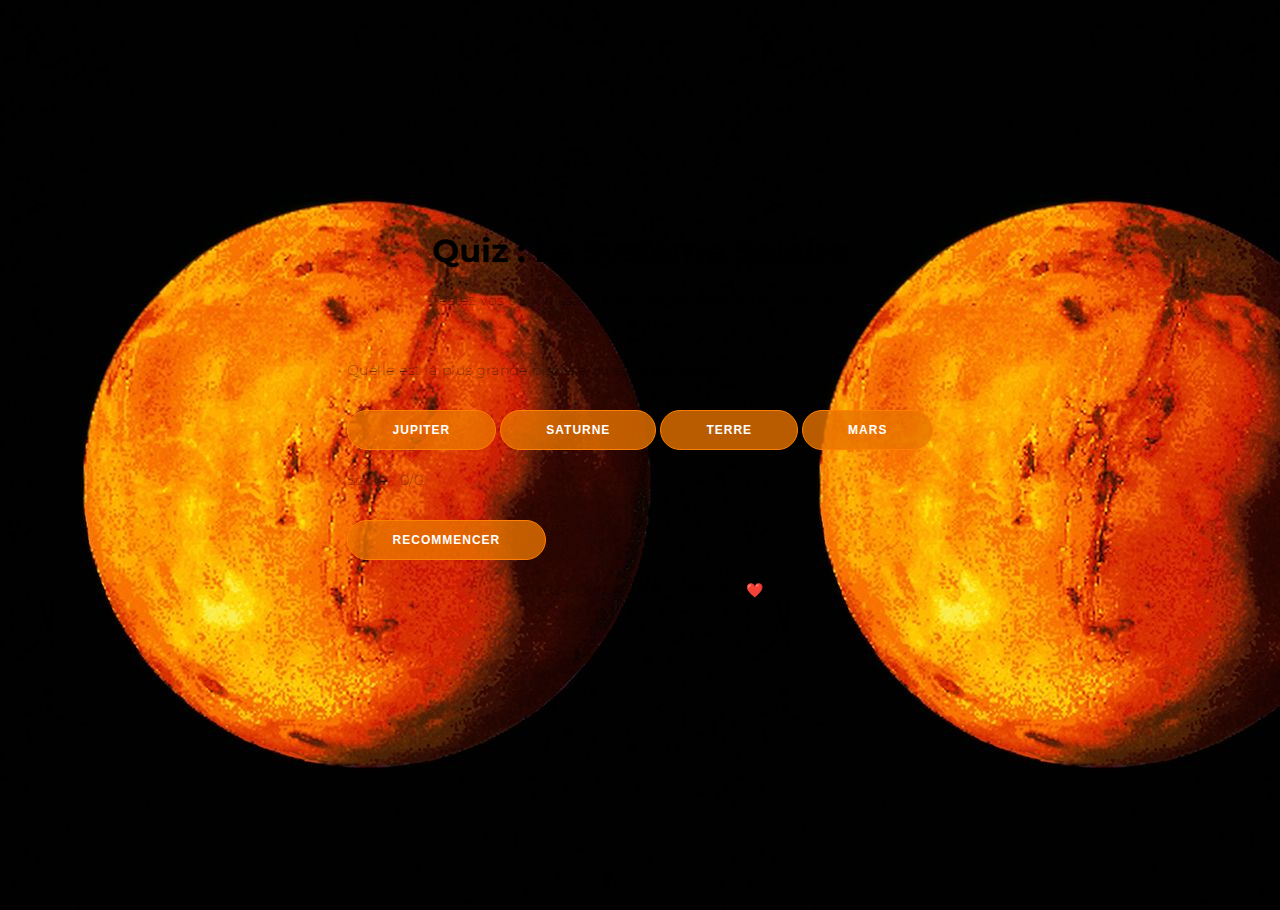
<file: index.html>
<!DOCTYPE html>
<html lang="fr">
<head>
    <meta charset="UTF-8">
    <meta name="viewport" content="width=device-width, initial-scale=1.0">
    <title>Quiz : Système Solaire</title>
    <link rel="stylesheet" href="style.css">
</head>
<body>
    <header>
        <h1>Quiz : Le Système Solaire</h1>
        <p>Testez vos connaissances sur les planètes et plus encore !</p>
    </header>
    <main>
        <div id="quiz-container">
            <div id="question-box">
                <p id="question">Question...</p>
            </div>
            <div id="answers">
                <button class="answer">Réponse 1</button>
                <button class="answer">Réponse 2</button>
                <button class="answer">Réponse 3</button>
                <button class="answer">Réponse 4</button>
            </div>
        </div>
        <div id="result">
            <p id="score">Score : 0/0</p>
            <button id="restart">Recommencer</button>
        </div>
    </main>
    <footer>
        <p>&copy; 2024 Quiz Solaire. Créé avec ❤️</p>
    </footer>
    <script src="script.js"></script>
</body>
</html>
</file>
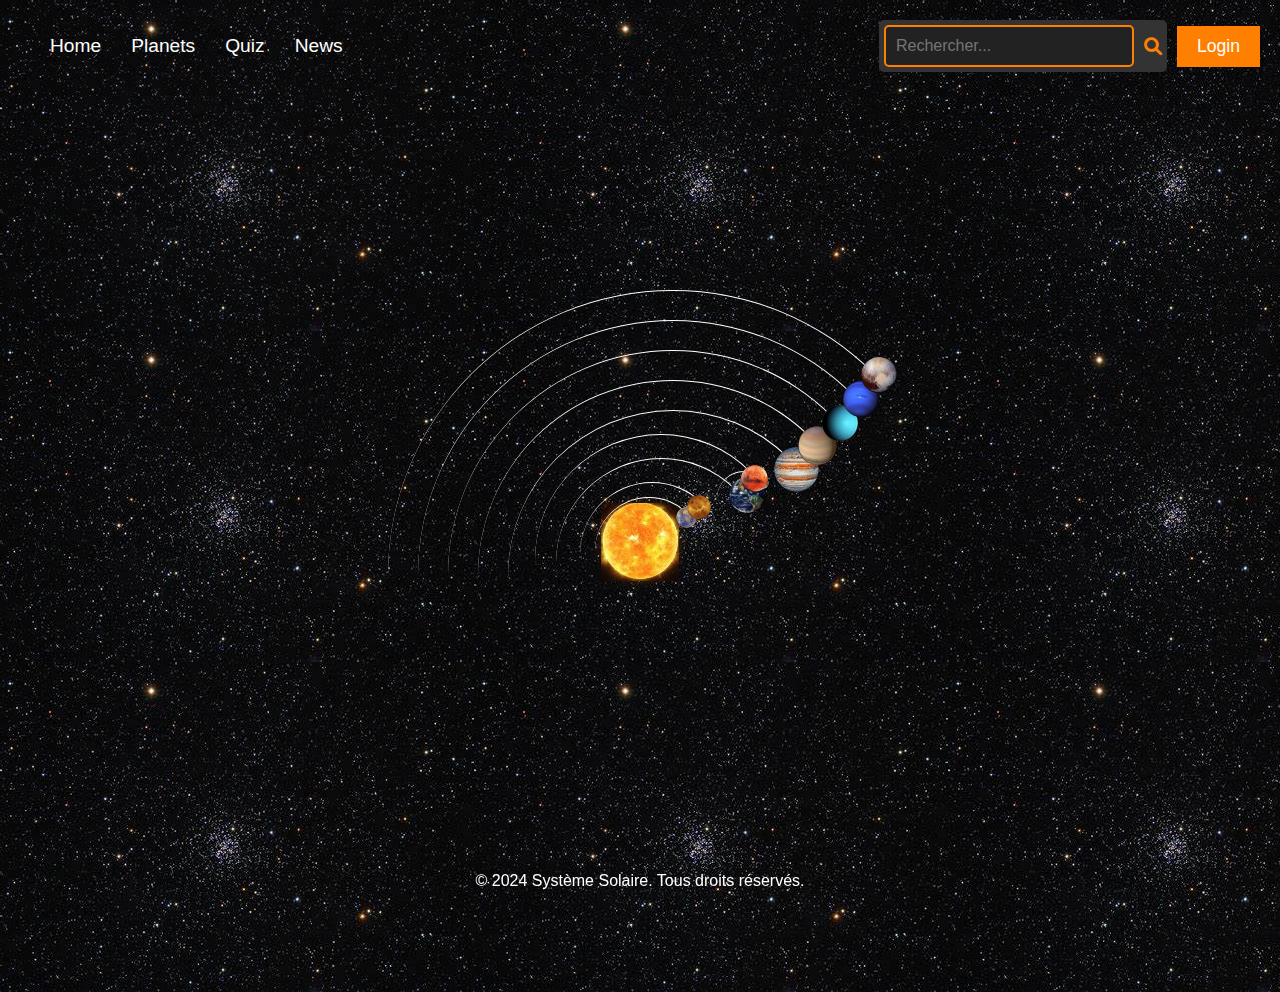
<file: home.html>
<!DOCTYPE html>
<html lang="en">
<head>
    <link rel="stylesheet" href="https://cdnjs.cloudflare.com/ajax/libs/font-awesome/6.0.0-beta3/css/all.min.css">
    <meta charset="UTF-8">
    <meta name="viewport" content="width=device-width, initial-scale=1.0">
    <title>Document</title>
    <style>
        * {
            margin: 0;
            padding: 0;
            box-sizing: border-box;
        }

        body {
            font-family: Arial, sans-serif;
            background-color: #000000;
            color: #f4f4f4;
            background-image: url(étoile.jpg);
        }

        header {
            color: white;
            padding: 20px;
            display: flex;
            justify-content: space-between;
            align-items: center;
        }

        header .left {
            display: flex;
            align-items: center;
        }

        header .left ul {
            list-style-type: none;
            display: flex;
            padding: 0;
        }

        header .left ul li {
            margin-left: 30px;
        }

        header .left ul li a {
            color: white;
            text-decoration: none;
            font-size: 1.2em;
        }

        header .left ul li a:hover {
            color: #ff8c00;
        }

        header .right {
            display: flex;
            align-items: center;
            margin-left: auto;
        }

        button {
            background-color: rgb(255,128,0);
            color: white;
            padding: 10px 20px;
            border: none;
            cursor: pointer;
            font-size: 1.1em;
            transition: background-color 0.3s;
        }

        button:hover {
            background-color: rgba(233, 116, 0, 0.796);
        }

        button a {
            color: white;
            text-decoration: none;
        }

        .search-container {
            background-color: #333;
            padding: 5px;
            border-radius: 5px;
            display: flex;
            align-items: center;
            margin-right: 10px; 
        }

        .search-container input {
            padding: 10px;
            border: 2px solid rgb(255,128,0);
            border-radius: 5px;
            font-size: 16px;
            width: 250px;
            background-color: #222;
            color: white;
            outline: none;
            margin-right: 10px;
        }

        .search-container .search-icon {
            color: rgb(255,128,0);
            font-size: 18px;
            cursor: pointer;
        }

        .search-container input:focus {
            border-color: #f39c12;
        }

        .search-container .search-icon:hover {
            color: rgb(255,128,0);
        }

        section{
    margin:0;
    height:100vh;
    display: flex;
    align-items: center;
    justify-content: center;
    overflow: hidden;
}
.container{
    font-size: 6px;
    width: 40em;
    height: 40em;
    position: relative;
}
img{
    height: 130%;
    width: 130%;
}

.sun{
    display: flex;
    align-items: center;
    justify-content: center;
    position: absolute;
    top:15em;
    left:15em;
    width: 10em;
    height: 10em;
    border-radius: 50%;
    box-shadow: 0 0 3em rgb(255,128,0);
    animation: orbit 50% linear infinite;
}
.mercury, .venus, .earth , .moon, .mars , .jupiter , .saturn , .uranus , .neptune , .pluto{
    position: absolute;
    border-style: solid;
    border-color: white transparent transparent transparent;
    border-width: 0.1em 0.1em 0 0;
    border-radius: 50%;
}
.mercury{
    top:12.5em;
    left: 12.5em;
    width: 18em; /* Augmenter la taille de l'orbite */
    height: 18em;
    animation: orbit 68.7s linear infinite;
}
.venus{
    top:10em;
    left: 10em;
    width: 24em; /* Augmenter la taille de l'orbite */
    height: 24em;
    animation: orbit 48.7s linear infinite;
}
.earth{
    top:6em;
    left: 6em;
    width: 35em; /* Augmenter la taille de l'orbite */
    height: 35em;
    animation: orbit 36.5s linear infinite;
}
.moon{
    top:2em;
    right:-1em;
    width: 9em; /* Augmenter la taille de l'image de la Lune */
    height: 9em;
    animation: orbit 2.7s linear infinite;
}
.mars{
    top:2em;
    left: 2.5em;
    width: 42em; /* Augmenter la taille de l'orbite */
    height: 42em;
    animation: orbit 26.5s linear infinite;
}
.jupiter{
    top:-2em;
    left: -2em;
    width: 55em; /* Augmenter la taille de l'orbite */
    height: 55em;
    animation: orbit 21s linear infinite;
}
.saturn{
    top:-7em;
    left: -7em;
    width: 65em; /* Augmenter la taille de l'orbite */
    height: 65em;
    animation: orbit 17s linear infinite;
}
.uranus{
    top:-12em;
    left: -12em;
    width: 75em; /* Augmenter la taille de l'orbite */
    height: 75em;
    animation: orbit 19s linear infinite;
}
.neptune{
    top:-17em;
    left: -17em;
    width: 85em; /* Augmenter la taille de l'orbite */
    height: 85em;
    animation: orbit 15s linear infinite;
}
.pluto{
    top:-22em;
    left: -22em;
    width: 95em; /* Augmenter la taille de l'orbite */
    height: 95em;
    animation: orbit 18s linear infinite;
}
.star{
    position: absolute;
    background-color: white;
    border-radius: 50%;
    z-index: -1;
}

.mercury::before, .venus::before, .earth::before, .moon::before , .mars::before, .jupiter::before, .saturn::before, .uranus::before, .neptune::before, .pluto::before{
    content: '';
    position: absolute;
    border-radius: 50%;
    animation: orbit 50% linear infinite;
}

.mercury::before{
    top: 1.5em;
    right: 0.8em;
    width: 3.5em; /* Augmenter la taille de l'image */
    height: 3.5em;
    background-image: url('mercury.jpg');
    background-size: cover;
}
.venus::before{
    top: 2em;
    right: 2em;
    width: 4em; /* Augmenter la taille de l'image */
    height: 4em;
    background-image: url('venus.jpg');
    background-size: cover;
}
.earth::before{
    top: 3em;
    right: 0em;
    width: 6em; /* Augmenter la taille de l'image */
    height: 6em;
    background-image: url('earth.jpg');
    background-size: cover;
}

.moon::before{
    top: 0.8em;
    right: 0.2em;
    width: 2em; /* Augmenter la taille de l'image */
    height: 2em;
    background-image: url('moon.jpg');
    background-size: cover;
}
.mars::before{
    top: 5em;
    right: 3em;
    width: 4.5em; 
    height: 4.5em;
    background-image: url('mars.jpg');
    background-size: cover;
}
.jupiter::before{
    top: 6em;
    right: 3em;
    width: 7.5em; 
    height: 7.5em;
    background-image: url('jupiter.jpg');
    background-size: cover;
}
.saturn::before{
    top: 7.5em;
    right: 5em;
    width: 6.5em; 
    height: 6.5em;
    background-image: url('saturn.jpg');
    background-size: cover;
}
.uranus::before{
    top: 9em;
    right: 6.5em;
    width: 6em; 
    height: 6em;
    background-image: url('uranus.jpg');
    background-size: cover;
}
.neptune::before{
    top: 10em;
    right: 8em;
    width: 6em; 
    height: 6em;
    background-image: url('neptune.jpg');
    background-size: cover;
}
.pluto::before{
    top: 11em;
    right: 10em;
    width: 6em; 
    height: 6em;
    background-image: url('pluto.jpg');
    background-size: cover;
}

@keyframes orbit{
    to{ transform: rotate(360deg);}
}   

        footer {
            color: white;
            text-align: center;
            padding: 10px 0;
            position: fixed;
             width: 100%;
             bottom: 0;}
    </style>
    <script>
      function createStars(){
        const container=document.querySelector("section");
        for(let i=0; i<1000 ; i++){
            const star=document.createElement("div");
            star.className="star";
            star.style.width=".1px";
            star.style.height=".px";
            star.style.top=Math.random() * 100+ "%";
            star.style.left=Math.random() * 100+ "%";
            container.appendChild(star);
        }
      }
      createStars();
      document.querySelector('.search-icon').addEventListener('click', function() {
            const searchQuery = document.getElementById('searchBar').value;
            alert('Rechercher: ' + searchQuery);
        });
    </script>
</head>
<body>
   <header>
    <div class="left">
        <ul>
            <li><a href="home.html">Home</a></li>
            <li><a href="planets.html">Planets</a></li>
            <li><a href="index.html">Quiz</a></li>
            <li><a href="news.html">News</a></li>
        </ul>
    </div>
    <div class="right">
       
        <div class="search-container">
            <input type="text" id="searchBar" placeholder="Rechercher...">
            <i class="fas fa-search search-icon"></i>
        </div>
        <button><a href="login.html">Login</a></button>
    </div>
   </header> 
   <section>
      <div class="container">
        <div class="sun">
            <img src="sun.jpg" alt="">
        </div>
        <div class="mercury"></div>
        <div class="venus"></div>
        <div class="earth">
            <div class="moon"></div>
        </div>
        <div class="mars"></div>
        <div class="jupiter"></div>
        <div class="saturn"></div>
        <div class="uranus"></div>
        <div class="neptune"></div>
        <div class="pluto"></div>
      </div>
   </section>
   <footer>
    <p>&copy; 2024 Système Solaire. Tous droits réservés.</p>
    <script>
        // Handle the search query
        document.querySelector('.search-icon').addEventListener('click', function() {
            const searchQuery = document.getElementById('searchBar').value;

            // Make an AJAX request to the backend to handle the search
            fetch(`/search?query=${encodeURIComponent(searchQuery)}`)
                .then(response => response.json())
                .then(data => {
                    alert(data.message); 
                })
                .catch(error => {
                    console.error('Error fetching search result:', error);
                });
        });
    </script>
</footer>
</body>
</html>
</file>
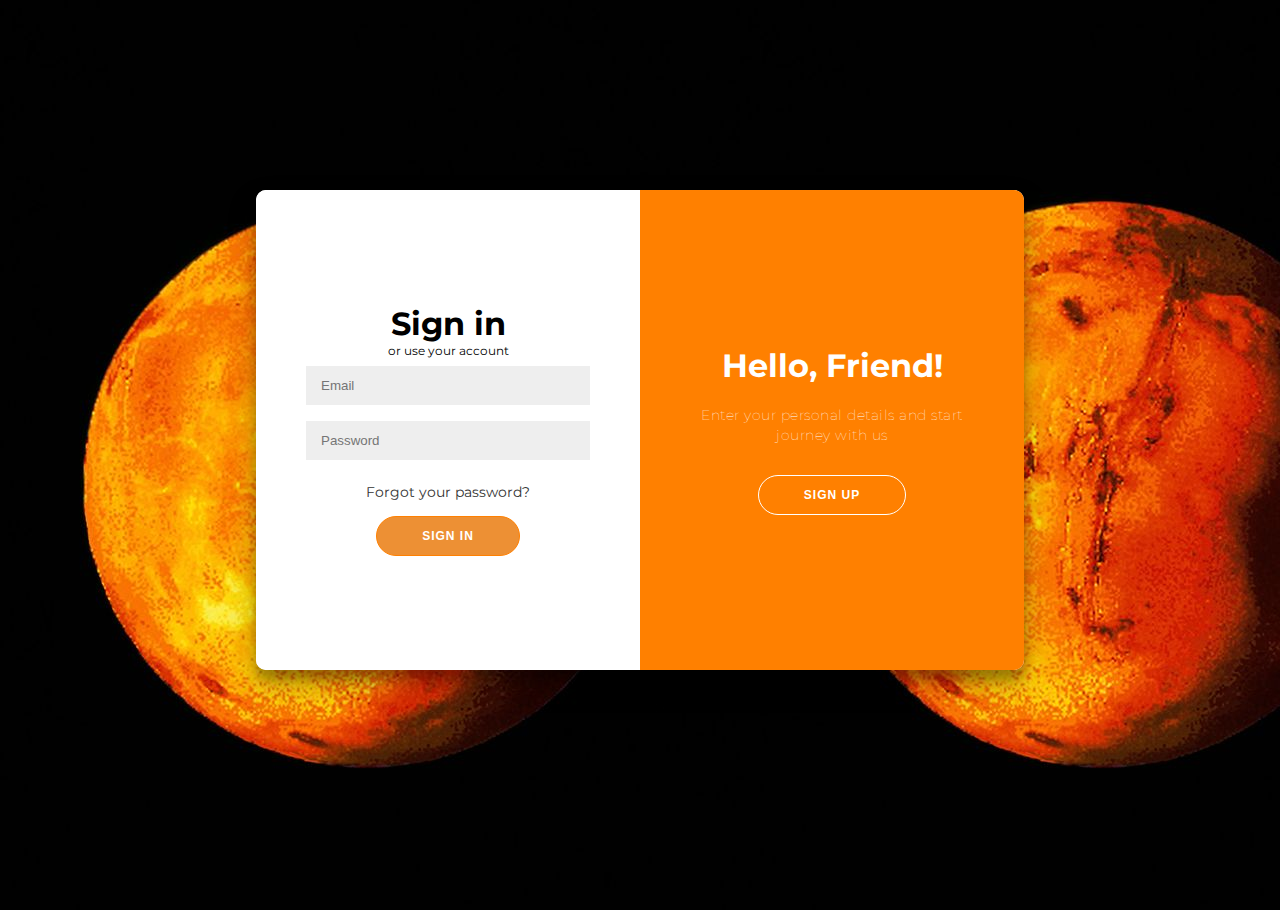
<file: login.html>
<!DOCTYPE html>
<html lang="en">
<head>
    <meta charset="UTF-8">
    <meta name="viewport" content="width=device-width, initial-scale=1.0">
    <title>Login Page</title>
    <link rel="stylesheet" href="style.css">
    <link rel="stylesheet" href="https://cdn.linearicons.com/free/1.0.0/icon-font.min.css">
    <script src="javscript.js" defer></script>
</head>
<body>
<div class="container" id="container">
	<div class="form-container sign-up-container">
		<form action="#">
			<h1>Create Account</h1>
			<span>or use your email for registration</span>
			<input type="text" placeholder="Name" />
			<input type="email" placeholder="Email" />
			<input type="password" placeholder="Password" />
			<button>Sign Up</button>
		</form>
	</div>
	<div class="form-container sign-in-container">
		<form action="#">
			<h1>Sign in</h1>
            <span>or use your account</span>
			<input type="email" placeholder="Email" />
			<input type="password" placeholder="Password" />
			<a href="#">Forgot your password?</a>
			<button>Sign In</button>
		</form>
	</div>
	<div class="overlay-container">
		<div class="overlay">
			<div class="overlay-panel overlay-left">
				<h1>Welcome Back!</h1>
				<p>To keep connected with us please login with your personal info</p>
				<button class="ghost" id="signIn">Sign In</button>
			</div>
			<div class="overlay-panel overlay-right">
				<h1>Hello, Friend!</h1>
				<p>Enter your personal details and start journey with us</p>
				<button class="ghost" id="signUp">Sign Up</button>
			</div>
</file>
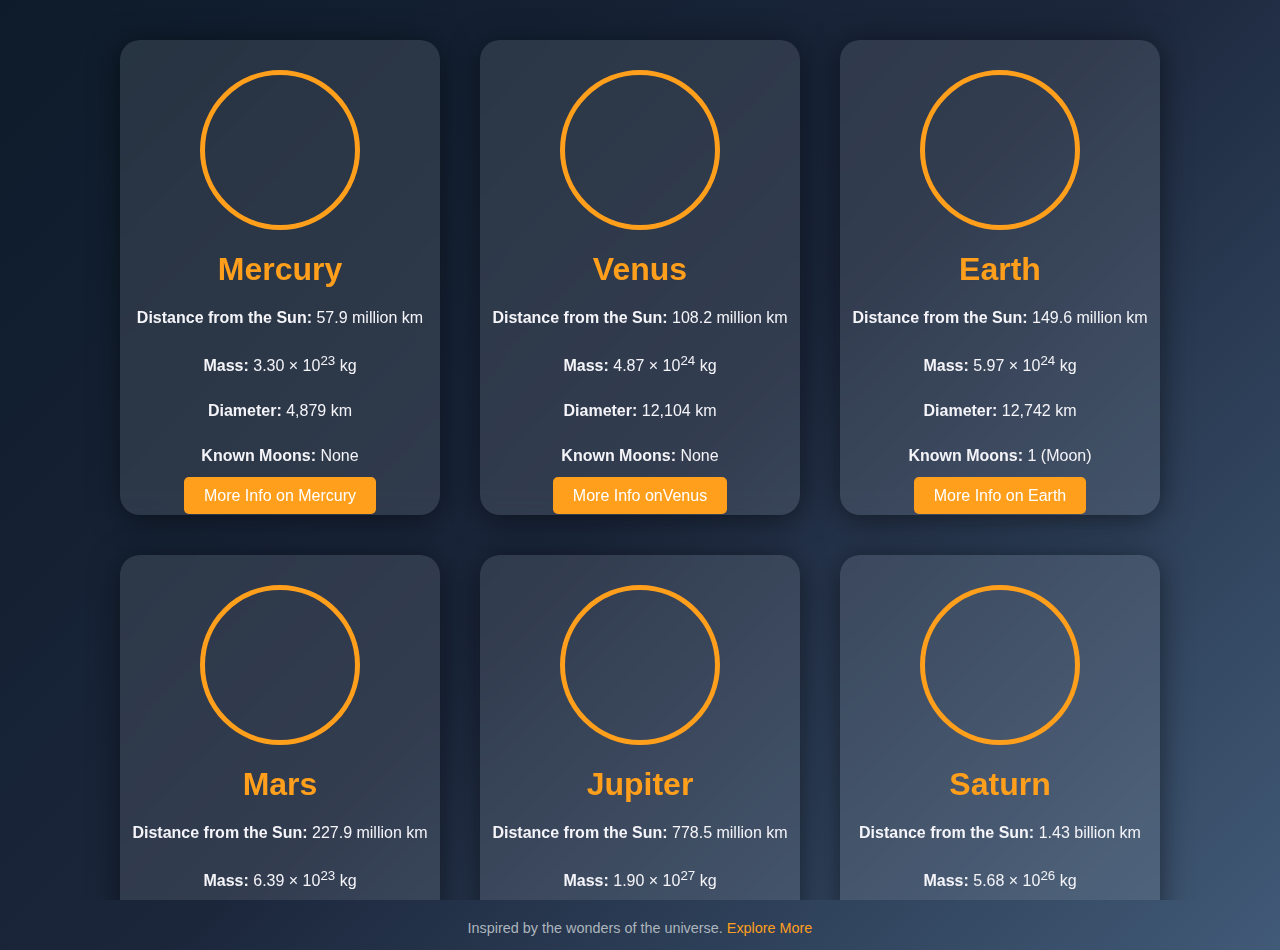
<file: planete.html>
<!DOCTYPE html>
<html lang="en">
<head>
    <meta charset="UTF-8">
    <meta name="viewport" content="width=device-width, initial-scale=1.0">
    <title>Planet Details</title>
    <style>
        body {
    margin: 0;
    font-family: 'Arial', sans-serif;
    background: linear-gradient(135deg, #0d1b2a, #1b263b, #415a77);
    color: #f4f4f9;
    overflow-y: auto; /* Enables vertical scrolling */
    min-height: 100vh; /* Ensures the body takes the full height of the viewport */
}

.container {
    display: flex;
    flex-wrap: wrap;
    justify-content: center;
    align-items: flex-start; /* Align items to the start of the container */
    padding: 20px;
    max-height: calc(100vh - 40px); /* Adjusts to leave space for any potential footer */
    overflow-y: auto; /* Adds scroll to the container if content overflows */
}

        .planet-card {
            background: rgba(255, 255, 255, 0.1);
            backdrop-filter: blur(10px);
            border-radius: 20px;
            padding: 10px;
           
            width: 300px;
            margin: 20px;
            text-align: center;
            box-shadow: 0 4px 30px rgba(0, 0, 0, 0.5);
            transition: transform 0.3s, box-shadow 0.3s;
        }
        .planet-card:hover {
            transform: scale(1.05);
            box-shadow: 0 8px 40px rgba(0, 0, 0, 0.8);
        }
        .planet-card h1 {
            font-size: 2em;
            margin-bottom: 0.5em;
            color: #ff9f1c;
        }
        .planet-card .info {
            font-size: 1em;
            line-height: 1.8;
        }
        .more-info-btn, .planet-card button {
    background-color: #ff9f1c;
    color: #fff;
    border: none;
    padding: 10px 20px;
    border-radius: 5px;
    cursor: pointer;
    text-decoration: none;
    font-size: 1em;
    margin-top: 10px;
}

.more-info-btn:hover, .planet-card button:hover {
    background-color: #e07b00;
}
        .planet-image {
            margin: 20px auto;
            width: 150px;
            height: 150px;
            background-size: cover;
            background-position: center;
            border-radius: 50%;
            border: 5px solid #ff9f1c;
            animation: spin 10s linear infinite;
        }
        @keyframes spin {
            from {
                transform: rotate(0deg);
            }
            to {
                transform: rotate(360deg);
            }
        }
        .footer {
            margin-top: 20px;
            font-size: 0.9em;
            color: #adb5bd;
            text-align: center;
        }
        .footer a {
            color: #ff9f1c;
            text-decoration: none;
        }
        .footer a:hover {
            text-decoration: underline;
        }
    </style>
</head>
<body>
    <div class="container">
        <div class="planet-card">
            <div class="planet-image" style="background-image: url('https://i.pinimg.com/736x/5d/1c/bf/5d1cbf41e21fad841fea6bbb65bcc679.jpg');"></div>
            <h1>Mercury</h1>
            <div class="info">
                <p><strong>Distance from the Sun:</strong> 57.9 million km</p>
                <p><strong>Mass:</strong> 3.30 × 10<sup>23</sup> kg</p>
                <p><strong>Diameter:</strong> 4,879 km</p>
                <p><strong>Known Moons:</strong> None</p>
            </div>
            <a href="https://cnes.fr/dossiers/planete-mercure" target="_blank"      class="more-info-btn">More Info on Mercury</a>
        </div>
        <div class="planet-card">
            <div class="planet-image" style="background-image: url('https://i.pinimg.com/736x/6c/e1/c1/6ce1c11e55d9177c780aa55490637dc9.jpg');"></div>
            <h1>Venus</h1>
            <div class="info">
                <p><strong>Distance from the Sun:</strong> 108.2 million km</p>
                <p><strong>Mass:</strong> 4.87 × 10<sup>24</sup> kg</p>
                <p><strong>Diameter:</strong> 12,104 km</p>
                <p><strong>Known Moons:</strong> None</p>
            </div>
            <a href="https://cnes.fr/dossiers/planete-venus" target="_blank"class="more-info-btn">More Info onVenus</a>
        </div>
        <div class="planet-card">
            <div class="planet-image" style="background-image: url('https://i.pinimg.com/736x/2f/16/94/2f1694435c9c8f4b061261537be07fc6.jpg');"></div>
            <h1>Earth</h1>
            <div class="info">
                <p><strong>Distance from the Sun:</strong> 149.6 million km</p>
                <p><strong>Mass:</strong> 5.97 × 10<sup>24</sup> kg</p>
                <p><strong>Diameter:</strong> 12,742 km</p>
                <p><strong>Known Moons:</strong> 1 (Moon)</p>
                
            </div>
            <a href="https://cnes.fr/dossiers/planete-terre" target="_blank"class="more-info-btn">More Info on Earth</a>
        </div>
        <div class="planet-card">
            <div class="planet-image" style="background-image: url('https://i.pinimg.com/736x/0d/74/af/0d74af682402548a30b0f69e8e54b7b9.jpg');"></div>
            <h1>Mars</h1>
            <div class="info">
                <p><strong>Distance from the Sun:</strong> 227.9 million km</p>
                <p><strong>Mass:</strong> 6.39 × 10<sup>23</sup> kg</p>
                <p><strong>Diameter:</strong> 6,779 km</p>
                <p><strong>Known Moons:</strong> Phobos and Deimos</p>
            </div>
            
            <a href=" https://cnes.fr/dossiers/planete-mars" target="_blank"class="more-info-btn">More Info on Mars</a>
        </div>
        <div class="planet-card">
            <div class="planet-image" style="background-image: url('https://i.pinimg.com/736x/5f/c7/3d/5fc73dbc85e18d7164f51e6d408548cd.jpg');"></div>
            <h1>Jupiter</h1>
            <div class="info">
                <p><strong>Distance from the Sun:</strong> 778.5 million km</p>
                <p><strong>Mass:</strong> 1.90 × 10<sup>27</sup> kg</p>
                <p><strong>Diameter:</strong> 139,820 km</p>
                <p><strong>Known Moons:</strong> 79</p>
            </div>
            <a href="https://cnes.fr/dossiers/planete-jupiter" target="_blank"class="more-info-btn">More Info on Jupiter</a>
            
        </div>
        <div class="planet-card">
            <div class="planet-image" style="background-image: url('https://i.pinimg.com/736x/18/ae/8a/18ae8a478ad85978478ea23c535eec40.jpg');"></div>
            <h1>Saturn</h1>
            <div class="info">
                <p><strong>Distance from the Sun:</strong> 1.43 billion km</p>
                <p><strong>Mass:</strong> 5.68 × 10<sup>26</sup> kg</p>
                <p><strong>Diameter:</strong> 116,460 km</p>
                <p><strong>Known Moons:</strong> 83</p>
            </div>
            <a href="https://cnes.fr/dossiers/planete-saturne" target="_blank" class="more-info-btn">More Info on Saturn</a>
        </div>
        <div class="planet-card">
            <div class="planet-image" style="background-image: url('https://i.pinimg.com/736x/bc/43/a6/bc43a69aa85fe3d2eacfd7caab8e8c9a.jpg');"></div>
            <h1>Uranus</h1>
            <div class="info">
                <p><strong>Distance from the Sun:</strong> 2.87 billion km</p>
                <p><strong>Mass:</strong> 8.68 × 10<sup>25</sup> kg</p>
                <p><strong>Diameter:</strong> 50,724 km</p>
                <p><strong>Known Moons:</strong> 27</p>
            </div>
           
            <a href="https://cnes.fr/dossiers/planete-uranus" target="_blank" class="more-info-btn">More Info on Neptune</a>
        </div>
        <div class="planet-card">
            <div class="planet-image" style="background-image: url('https://i.pinimg.com/736x/8e/9d/12/8e9d1230cc2c220516b6175ea03a1b05.jpg');"></div>
            <h1>Neptune</h1>
            <div class="info">
                <p><strong>Distance from the Sun:</strong> 4.50 billion km</p>
                <p><strong>Mass:</strong> 1.02 × 10<sup>26</sup> kg</p>
                <p><strong>Diameter:</strong> 49,244 km</p>
                <p><strong>Known Moons:</strong> 14</p>
            </div>
            <a href="https://cnes.fr/dossiers/planete-neptune" target="_blank" class="more-info-btn">More Info on Neptune</a>
        </div>
    </div>
    <div class="footer">
        <p>Inspired by the wonders of the universe. <a href="#">Explore More</a></p>
    </div>
</body>
</html>
</file>
<file: style.css>
@import url('https://fonts.googleapis.com/css?family=Montserrat:400,800');

* {
	box-sizing: border-box;
}

body {
	display: flex;
	justify-content: center;
	align-items: center;
	flex-direction: column;
	font-family: 'Montserrat', sans-serif;
	height: 100vh;
	margin: -20px 0 30px;
    background: url(image.jpg)
}

h1 {
	font-weight: bold;
	margin: 0;
}

h2 {
	text-align: center;
}

p {
	font-size: 14px;
	font-weight: 100;
	line-height: 20px;
	letter-spacing: 0.5px;
	margin: 20px 0 30px;
}

span {
	font-size: 12px;
}

a {
	color: #333;
	font-size: 14px;
	text-decoration: none;
	margin: 15px 0;
}

button {
	border-radius: 20px;
	border: 1px solid rgb(255, 128, 0);
	background-color:rgba(233, 116, 0, 0.796);
	color: #FFFFFF;
	font-size: 12px;
	font-weight: bold;
	padding: 12px 45px;
	letter-spacing: 1px;
	text-transform: uppercase;
	transition: transform 80ms ease-in;
}

button:active {
	transform: scale(0.95);
}

button:focus {
	outline: none;
}

button.ghost {
	background-color: transparent;
	border-color: #FFFFFF;
}

form {
	background-color: #FFFFFF;
	display: flex;
	align-items: center;
	justify-content: center;
	flex-direction: column;
	padding: 0 50px;
	height: 100%;
	text-align: center;
}

input {
	background-color: #eee;
	border: none;
	padding: 12px 15px;
	margin: 8px 0;
	width: 100%;
}

.container {
	background-color: #fff;
	border-radius: 10px;
  	box-shadow: 0 14px 28px rgba(0,0,0,0.25), 
			0 10px 10px rgba(0,0,0,0.22);
	position: relative;
	overflow: hidden;
	width: 768px;
	max-width: 100%;
	min-height: 480px;
}

.form-container {
	position: absolute;
	top: 0;
	height: 100%;
	transition: all 0.6s ease-in-out;
}

.sign-in-container {
	left: 0;
	width: 50%;
	z-index: 2;
}

.container.right-panel-active .sign-in-container {
	transform: translateX(100%);
}

.sign-up-container {
	left: 0;
	width: 50%;
	opacity: 0;
	z-index: 1;
}

.container.right-panel-active .sign-up-container {
	transform: translateX(100%);
	opacity: 1;
	z-index: 5;
	animation: show 0.6s;
}

@keyframes show {
	0%, 49.99% {
		opacity: 0;
		z-index: 1;
	}
	
	50%, 100% {
		opacity: 1;
		z-index: 5;
	}
}

.overlay-container {
	position: absolute;
	top: 0;
	left: 50%;
	width: 50%;
	height: 100%;
	overflow: hidden;
	transition: transform 0.6s ease-in-out;
	z-index: 100;
}

.container.right-panel-active .overlay-container{
	transform: translateX(-100%);
}

.overlay {
	background:rgba(233, 116, 0, 0.796);
	background: -webkit-linear-gradient(rgb(255,128,0),rgba(233, 116, 0, 0.796));
	background: linear-gradient(to right,rgb(255,128,0),rgb(255,128,0));
	background-repeat: no-repeat;
	background-size: cover;
	background-position: 0 0;
	color: #FFFFFF;
	position: relative;
	left: -100%;
	height: 100%;
	width: 200%;
  	transform: translateX(0);
	transition: transform 0.6s ease-in-out;
}

.container.right-panel-active .overlay {
  	transform: translateX(50%);
}

.overlay-panel {
	position: absolute;
	display: flex;
	align-items: center;
	justify-content: center;
	flex-direction: column;
	padding: 0 40px;
	text-align: center;
	top: 0;
	height: 100%;
	width: 50%;
	transform: translateX(0);
	transition: transform 0.6s ease-in-out;
}

.overlay-left {
	transform: translateX(-20%);
}

.container.right-panel-active .overlay-left {
	transform: translateX(0);
}

.overlay-right {
	right: 0;
	transform: translateX(0);
}

.container.right-panel-active .overlay-right {
	transform: translateX(20%);
}

.social-container {
	margin: 20px 0;
}

.social-container a {
	border: 1px solid #73d2de;
	border-radius: 50%;
	display: inline-flex;
	justify-content: center;
	align-items: center;
	margin: 0 5px;
	height: 40px;
	width: 40px;
}
</file>
